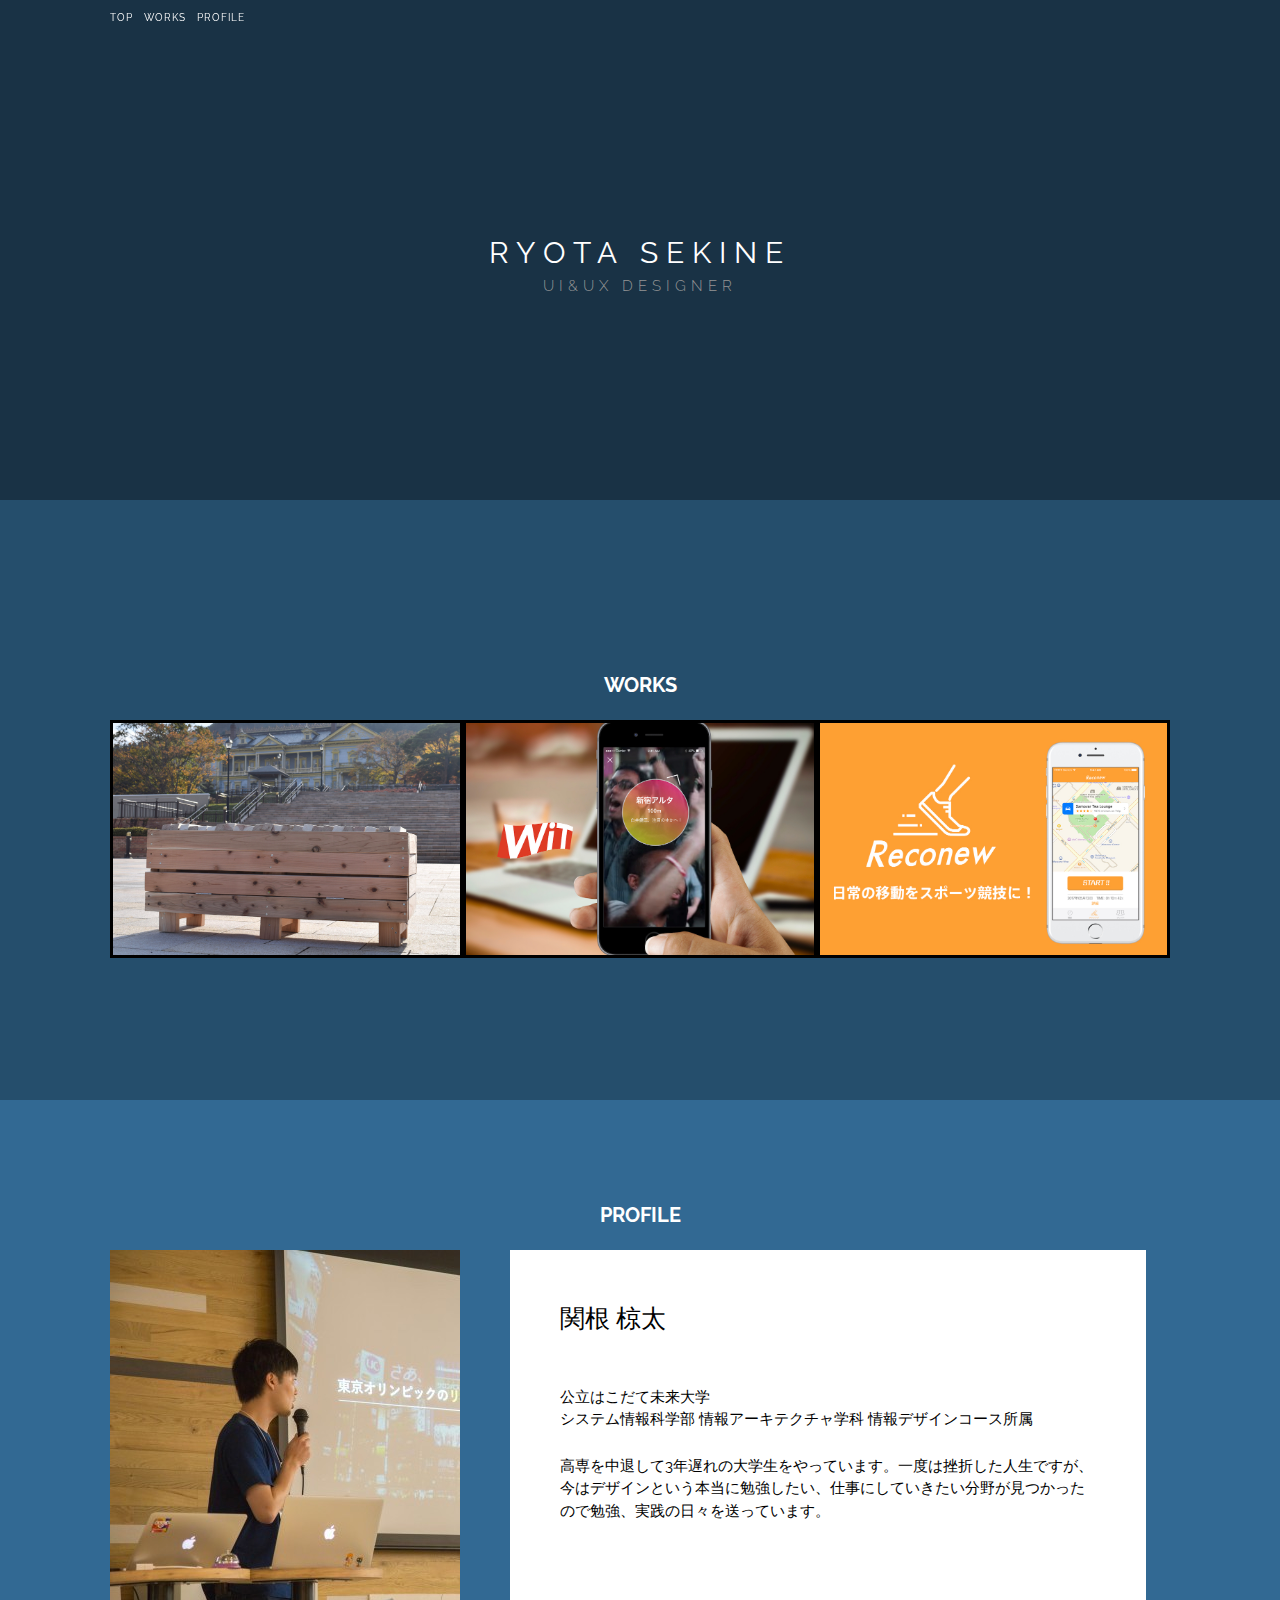
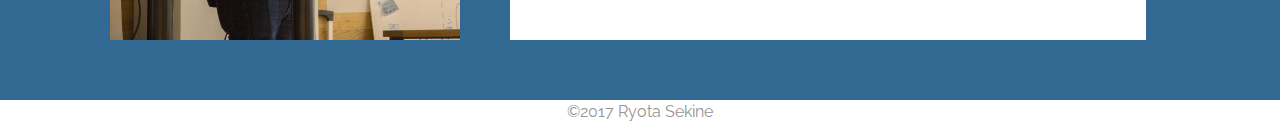
<file: index.html>
<!DOCTYPE html>
<html>
<head>
  <meta charset="utf-8">
  <title>Ryota Sekine | portfolio</title>
  <link rel="stylesheet" type="text/css" href="common/css/common.css">
  <link href="https://fonts.googleapis.com/css?family=Open+Sans|Raleway:100,200,300,400,500,600,700,800,900" rel="stylesheet">
</head>


<body>

  <header>
    <div class="container">
      <div class="inner">
        <div class="content">
          <nav class="headerNav">
            <dl>
              <dd><a href="#top">TOP</a>　<a href="#works">WORKS</a>　<a href="#profile">PROFILE</a></dd>
            </dl>
          </nav>
        </div><!-- /.content -->
      </div><!-- /.inner -->
    </div><!-- /.container -->
  </header>

  <main>
    <div class="container">
      <div class="mainTi">
        <div class="inner">
          <div class="content">
            <h1 class="mainCap">RYOTA SEKINE</h1>
            <h2 class="subCap">UI&amp;UX DESIGNER</h2>
          </div>
        </div><!-- /.content -->
      </div><!-- /.inner -->
      <div class="works" id="works">
        <div class="inner">
          <div class="content">
            <h1>WORKS</h1>
            <div class="worksRow">
              <div class="sample1">
                <a href="wowbench.html" class="overwhite"><img src="common/images/wow.jpeg" alt=""></a>
                <div class="mask">
                  <div class="caption"><a href="wowbench.html" class="overwhite">WOWベンチ</a></div>
                </div>
              </div>
              <div class="sample1">
                <a href="" class="overwhite"><img src="common/images/wit.jpeg" alt=""></a>
                <div class="mask">
                  <div class="caption"><a href="wit.html" class="overwhite">Wit</a></div>
                </div>
              </div>
              <div class="sample1">
                <a href="reconew.html" class="overwhite"><img src="common/images/reconew.jpeg" alt=""></a>
                <div class="mask">
                  <div class="caption"><a href="reconew.html" class="overwhite">Reconew</a></div>
                </div>
              </div>
            </div>
            <div class="worksRow">
            </div>
          </div><!-- /.content -->
        </div><!-- /.inner -->
      </div>
      <div class="profile" id="profile">
        <div class="inner">
          <h1>PROFILE</h1>
          <div class="content">

            <img src="common/images/me.jpg" alt="">
            <div class="profileArea">
              <p class="name">関根 椋太</p>
              <br>
              <br>
              <p>公立はこだて未来大学</p>
              <p>システム情報科学部 情報アーキテクチャ学科 情報デザインコース所属</p>
              <br>
              <p>
                高専を中退して3年遅れの大学生をやっています。一度は挫折した人生ですが、<br>今はデザインという本当に勉強したい、仕事にしていきたい分野が見つかった<br>ので勉強、実践の日々を送っています。</p>
              </div>
            </div><!-- /.content -->
          </div><!-- /.inner -->
        </div>
      </div><!-- /.container -->
    </main>

    <footer>
      <div class="container">
        <div class="inner">
          <div class="content">
            <p>©2017 Ryota Sekine</p>
          </div><!-- /.content -->
        </div><!-- /.inner -->
      </div><!-- /.container -->
    </footer>



  </body>
  </html>
</file>
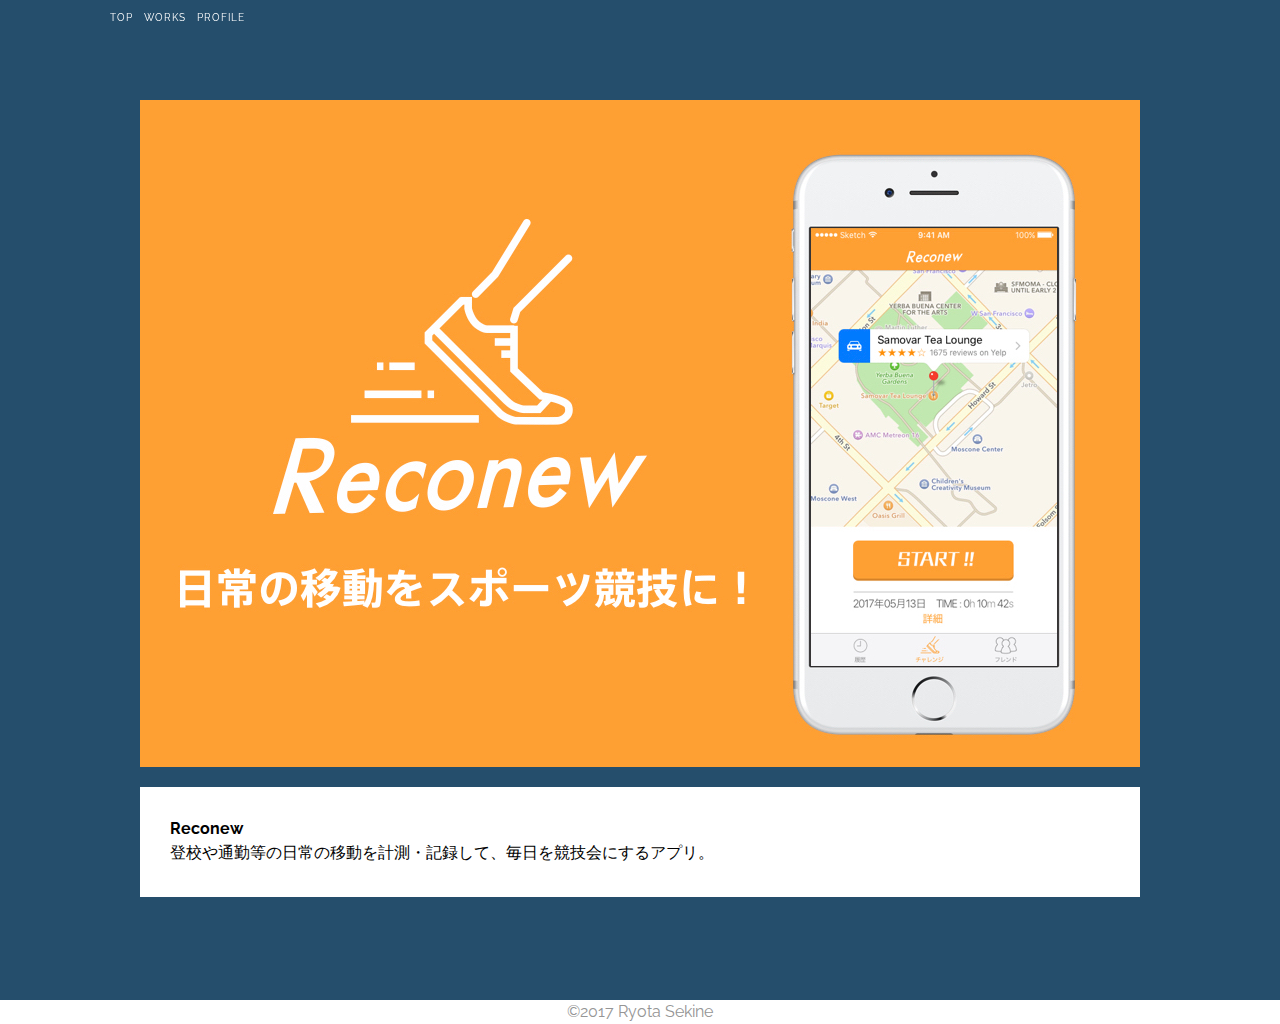
<file: reconew.html>
<!DOCTYPE html>
<html>
<head>
  <meta charset="utf-8">
  <title>Ryota Sekine | portfolio</title>
  <link rel="stylesheet" type="text/css" href="common/css/common.css">
  <link href="https://fonts.googleapis.com/css?family=Open+Sans|Raleway:100,200,300,400,500,600,700,800,900" rel="stylesheet">
</head>


<body>

  <header>
    <div class="container">
      <div class="inner">
        <div class="content">
          <nav class="headerNav">
            <dl>
              <dd><a href="index.html">TOP</a>　<a href="index.html#works">WORKS</a>　<a href="index.html#profile">PROFILE</a></dd>
            </dl>
          </nav>
        </div><!-- /.content -->
      </div><!-- /.inner -->
    </div><!-- /.container -->
  </header>

  <main>
    <div class="container">
      <div class="worksImg">
        <div class="inner">
          <div class="content">
            <div class="worksTop">
              <a href=""><img src="common/images/reconew.jpeg" alt=""></a>
            </div>
            <div class="worksText">
              <h1>Reconew</h1>
              <p>登校や通勤等の日常の移動を計測・記録して、毎日を競技会にするアプリ。</p>
            </div>
          </div><!-- /.content -->
        </div><!-- /.inner -->
      </div>

    </div><!-- /.container -->
  </main>

  <footer>
    <div class="container">
      <div class="inner">
        <div class="content">
          <p>©2017 Ryota Sekine</p>
        </div><!-- /.content -->
      </div><!-- /.inner -->
    </div><!-- /.container -->
  </footer>



</body>
</html>
</file>
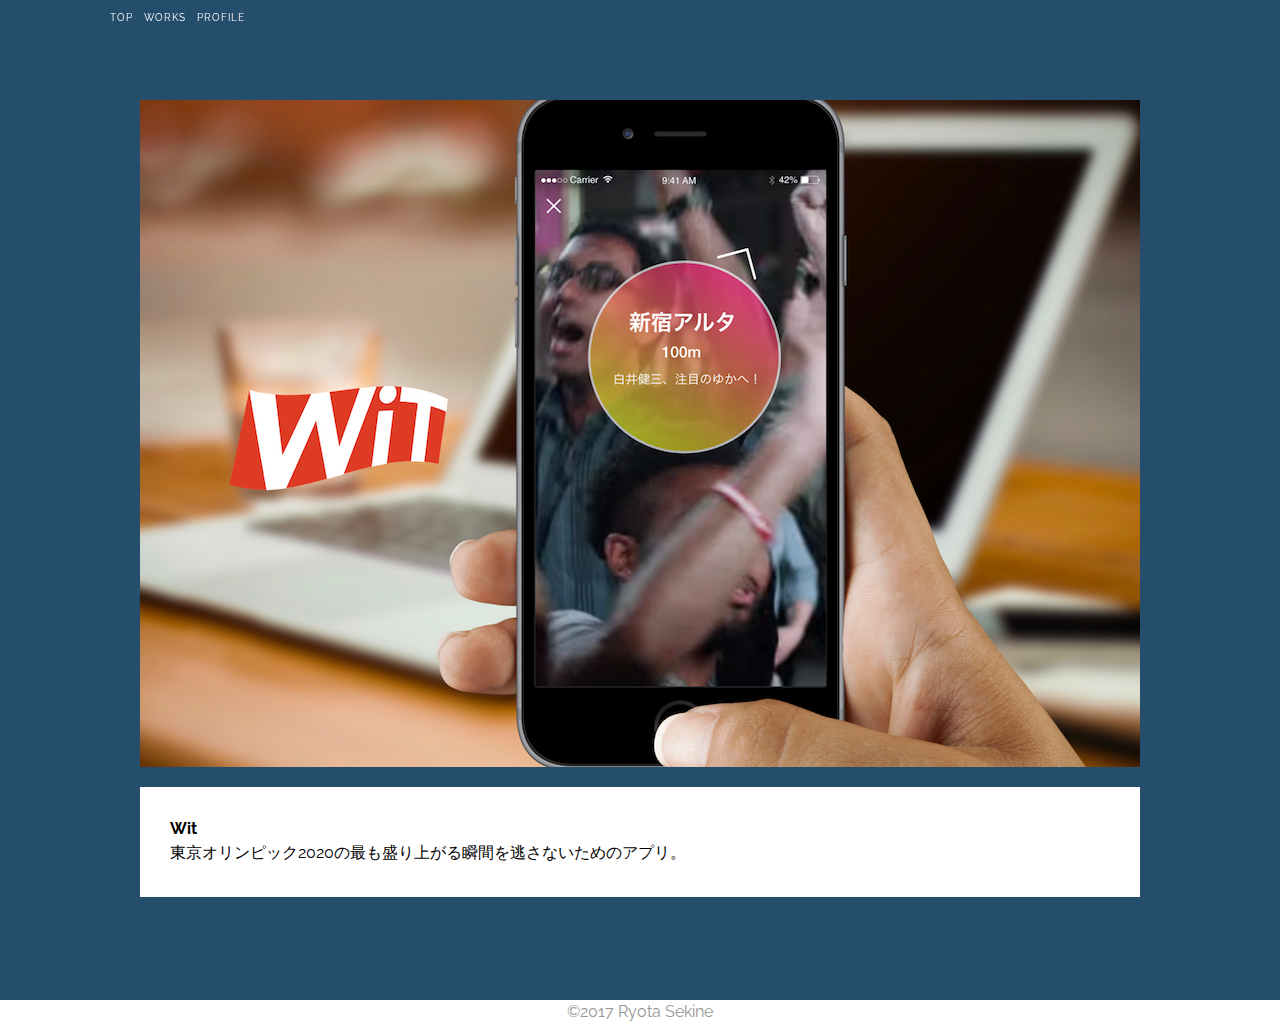
<file: wit.html>
<!DOCTYPE html>
<html>
<head>
  <meta charset="utf-8">
  <title>Ryota Sekine | portfolio</title>
  <link rel="stylesheet" type="text/css" href="common/css/common.css">
  <link href="https://fonts.googleapis.com/css?family=Open+Sans|Raleway:100,200,300,400,500,600,700,800,900" rel="stylesheet">
</head>


<body>

  <header>
    <div class="container">
      <div class="inner">
        <div class="content">
          <nav class="headerNav">
            <dl>
              <dd><a href="index.html">TOP</a>　<a href="index.html#works">WORKS</a>　<a href="index.html#profile">PROFILE</a></dd>
            </dl>
          </nav>
        </div><!-- /.content -->
      </div><!-- /.inner -->
    </div><!-- /.container -->
  </header>

  <main>
    <div class="container">
      <div class="worksImg">
        <div class="inner">
          <div class="content">
            <div class="worksTop">
              <a href=""><img src="common/images/wit.jpeg" alt=""></a>
            </div>
            <div class="worksText">
              <h1>Wit</h1>
              <p>東京オリンピック2020の最も盛り上がる瞬間を逃さないためのアプリ。</p>
            </div>
          </div><!-- /.content -->
        </div><!-- /.inner -->
      </div>

    </div><!-- /.container -->
  </main>

  <footer>
    <div class="container">
      <div class="inner">
        <div class="content">
          <p>©2017 Ryota Sekine</p>
        </div><!-- /.content -->
      </div><!-- /.inner -->
    </div><!-- /.container -->
  </footer>



</body>
</html>
</file>
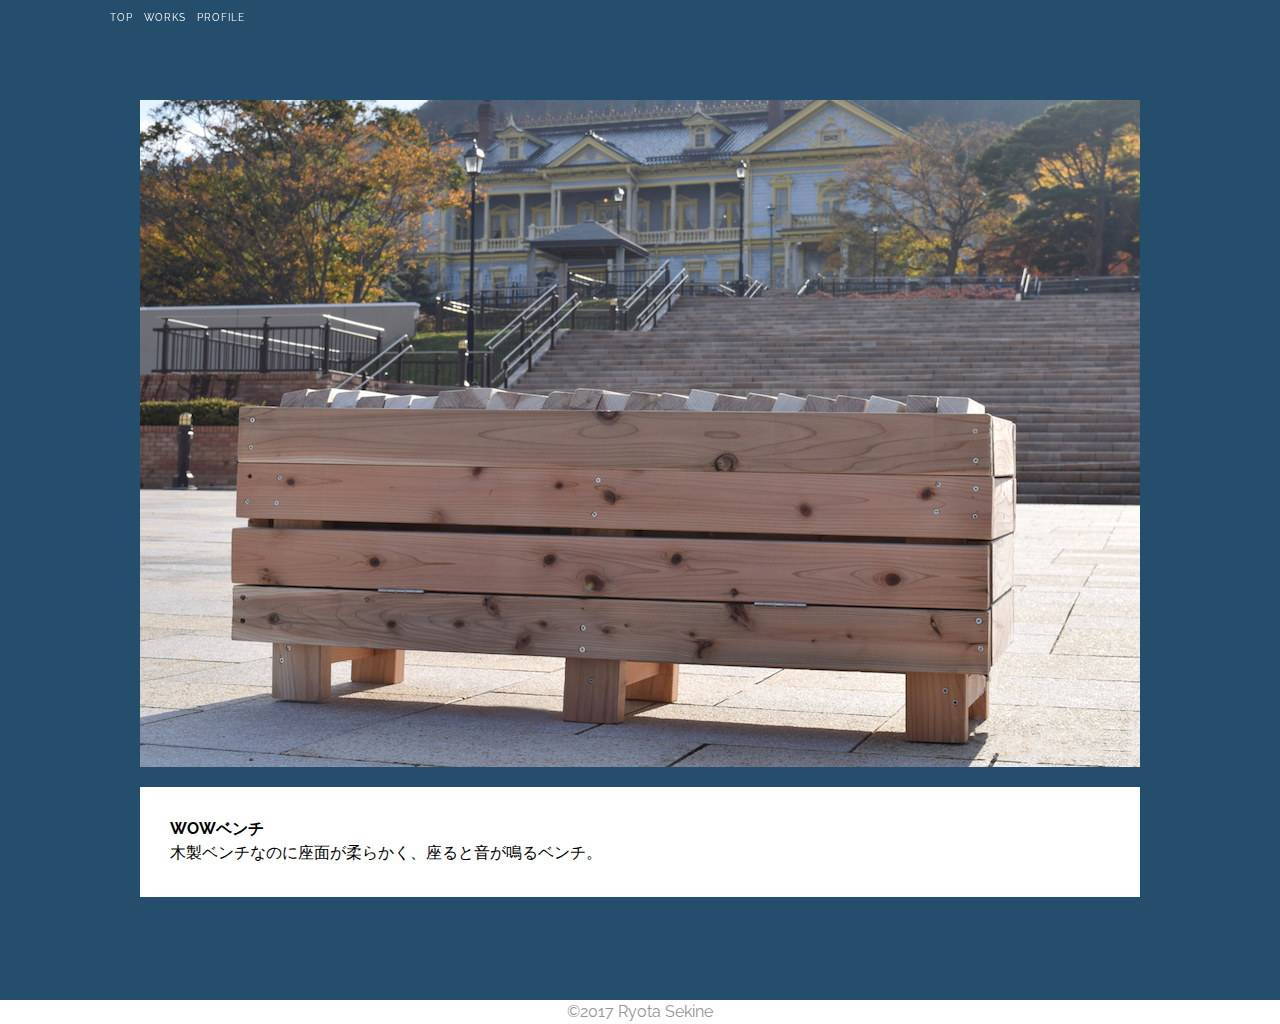
<file: wowbench.html>
<!DOCTYPE html>
<html>
<head>
  <meta charset="utf-8">
  <title>Ryota Sekine | portfolio</title>
  <link rel="stylesheet" type="text/css" href="common/css/common.css">
  <link href="https://fonts.googleapis.com/css?family=Open+Sans|Raleway:100,200,300,400,500,600,700,800,900" rel="stylesheet">
</head>


<body>

  <header>
    <div class="container">
      <div class="inner">
        <div class="content">
          <nav class="headerNav">
            <dl>
              <dd><a href="index.html">TOP</a>　<a href="index.html#works">WORKS</a>　<a href="index.html#profile">PROFILE</a></dd>
            </dl>
          </nav>
        </div><!-- /.content -->
      </div><!-- /.inner -->
    </div><!-- /.container -->
  </header>

  <main>
    <div class="container">
      <div class="worksImg">
        <div class="inner">
          <div class="content">
            <div class="worksTop">
              <a href=""><img src="common/images/wow.jpeg" alt=""></a>
            </div>
            <div class="worksText">
              <h1>WOWベンチ</h1>
              <p>木製ベンチなのに座面が柔らかく、座ると音が鳴るベンチ。</p>
            </div>
          </div><!-- /.content -->
        </div><!-- /.inner -->
      </div>

    </div><!-- /.container -->
  </main>

  <footer>
    <div class="container">
      <div class="inner">
        <div class="content">
          <p>©2017 Ryota Sekine</p>
        </div><!-- /.content -->
      </div><!-- /.inner -->
    </div><!-- /.container -->
  </footer>



</body>
</html>
</file>
<file: common/css/common.css>
@charset "UTF-8";
/* =================================================================
  Foundation (ベース)
================================================================= */
/*! sanitize.css v3.3.0 | CC0 1.0 Public Domain | github.com/10up/sanitize.css */
/*
 * Normalization
 */
abbr[title] {
  text-decoration: underline;
  text-decoration: underline dotted;
}

audio:not([controls]) {
  display: none;
}

b,
strong {
  font-weight: bolder;
}

button {
  -webkit-appearance: button;
  overflow: visible;
}

button::-moz-focus-inner,
input::-moz-focus-inner {
  border: 0;
  padding: 0;
}
button:-moz-focusring,
input:-moz-focusring {
  outline: 1px dotted ButtonText;
}

button,
select {
  text-transform: none;
}

details {
  display: block;
}

hr {
  overflow: visible;
}

html {
  -ms-overflow-style: -ms-autohiding-scrollbar;
  overflow-y: scroll;
  -webkit-text-size-adjust: 100%;
}

input {
  -webkit-border-radius: 0;
}
input[type="button"], input[type="reset"], input[type="submit"] {
  -webkit-appearance: button;
}
input[type="number"] {
  width: auto;
}
input[type="search"] {
  -webkit-appearance: textfield;
}
input[type="search"]::-webkit-search-cancel-button, input[type="search"]::-webkit-search-decoration {
  -webkit-appearance: none;
}

main {
  display: block;
}

pre {
  overflow: auto;
}

progress {
  display: inline-block;
}

summary {
  display: block;
}

svg:not(:root) {
  overflow: hidden;
}

template {
  display: none;
}

textarea {
  overflow: auto;
}

[hidden] {
  display: none;
}

/*
 * Universal inheritance
 */
*,
::before,
::after {
  box-sizing: inherit;
}

* {
  font-size: inherit;
  line-height: inherit;
}

::before,
::after {
  text-decoration: inherit;
  vertical-align: inherit;
}

button,
input,
select,
textarea {
  font-family: inherit;
  font-style: inherit;
  font-weight: inherit;
}

/*
 * Opinionated defaults
 */
* {
  margin: 0;
  padding: 0;
}

*,
::before,
::after {
  border-style: solid;
  border-width: 0;
}

a,
area,
button,
input,
label,
select,
textarea,
[tabindex] {
  touch-action: manipulation;
}

select {
  -moz-appearance: none;
  -webkit-appearance: none;
}
select::-ms-expand {
  display: none;
}
select::-ms-value {
  color: currentColor;
}

svg {
  fill: currentColor;
}

[aria-busy="true"] {
  cursor: progress;
}

[aria-controls] {
  cursor: pointer;
}

[aria-disabled] {
  cursor: default;
}

[hidden][aria-hidden="false"] {
  clip: rect(0 0 0 0);
  display: inherit;
  position: absolute;
}
[hidden][aria-hidden="false"]:focus {
  clip: auto;
}

/*
 * Configurable defaults
 */
* {
  background-repeat: no-repeat;
}

:root {
  background-color: #ffffff;
  box-sizing: border-box;
  color: #000000;
  cursor: default;
  font: 100%/1.5 sans-serif;
}

a {
  text-decoration: none;
}

audio,
canvas,
iframe,
img,
svg,
video {
  vertical-align: middle;
}

button,
input,
select,
textarea {
  background-color: transparent;
  color: inherit;
}

button,
[type="button"],
[type="date"],
[type="datetime"],
[type="datetime-local"],
[type="email"],
[type="month"],
[type="number"],
[type="password"],
[type="reset"],
[type="search"],
[type="submit"],
[type="tel"],
[type="text"],
[type="time"],
[type="url"],
[type="week"],
select,
textarea {
  min-height: 1.5em;
}

code,
kbd,
pre,
samp {
  font-family: monospace, monospace;
}

nav ol,
nav ul {
  list-style: none;
}

small {
  font-size: 75%;
}

table {
  border-collapse: collapse;
  border-spacing: 0;
}

textarea {
  resize: vertical;
}

::-moz-selection {
  background-color: #b3d4fc;
  color: #ffffff;
  text-shadow: none;
}

::selection {
  background-color: #b3d4fc;
  color: #ffffff;
  text-shadow: none;
}

body {
  font-family: 'Raleway',"游ゴシック体","Yu Gothic",YuGothic,"ヒラギノ角ゴシック Pro","Hiragino Kaku Gothic Pro",'メイリオ',Meiryo,"Verdana",sans-serif;
}

ul li {
  list-style: none;
}

/* =================================================================
  Layout
================================================================= */
header .container .inner {
  width: 1060px;
  margin: 0 auto;
}
header .container .inner .content .headerNav {
  color: #fff;
  font-size: 10px;
  letter-spacing: 1px;
  position: fixed;
  top: 10px;
}
header .container .inner .content .headerNav a {
  color: #fff;
}

footer .container .inner .content {
  color: #959595;
  text-align: center;
}

main .container .worksImg {
  height: 1000px;
  background-color: #254e6c;
}
main .container .worksImg .inner {
  width: 1060px;
  margin: 0 auto;
}
main .container .worksImg .inner .worksTop {
  padding-top: 100px;
  text-align: center;
}
main .container .worksImg .inner .worksText {
  margin: 0 auto;
  height: 110px;
  width: 1000px;
  background-color: #fff;
  padding: 30px;
  margin-top: 20px;
}
main .container .mainTi {
  height: 500px;
  background-color: #193245;
}
main .container .mainTi .inner {
  width: 1060px;
  margin: 0 auto;
}
main .container .mainTi .inner .content {
  text-align: center;
  padding-top: 230px;
}
main .container .mainTi .inner .content .mainCap {
  letter-spacing: 8px;
  font-size: 30px;
  font-weight: 400;
  color: #fff;
}
main .container .mainTi .inner .content .subCap {
  letter-spacing: 5px;
  font-size: 15px;
  font-weight: 300;
  color: #959595;
}
main .container .works {
  height: 600px;
  background-color: #254e6c;
}
main .container .works h1 {
  color: #fff;
  text-align: center;
  font-size: 20px;
  padding-bottom: 20px;
}
main .container .works .inner {
  width: 1060px;
  margin: 0 auto;
}
main .container .works .inner .content {
  padding: 170px 0;
}
main .container .works .inner .content .worksRow {
  display: flex;
}
main .container .works .inner .content .worksRow a img {
  width: 100%;
  height: auto;
  padding: 3px;
}
main .container .profile {
  height: 600px;
  background-color: #326993;
}
main .container .profile .inner {
  width: 1060px;
  margin: 0 auto;
}
main .container .profile .inner h1 {
  color: #fff;
  text-align: center;
  font-size: 20px;
  padding-top: 100px;
  padding-bottom: 20px;
}
main .container .profile .inner .content {
  display: flex;
}
main .container .profile .inner .content img {
  width: 33%;
  height: auto;
}
main .container .profile .inner .content .profileArea {
  width: 60%;
  height: 390px;
  background-color: #fff;
  padding-left: 50px;
  padding-top: 50px;
  margin-left: 50px;
}
main .container .profile .inner .content .profileArea p {
  font-size: 15px;
}
main .container .profile .inner .content .profileArea .name {
  font-size: 25px;
}
main a.overwhite {
  background-color: #000000;
  display: block;
}
main a.overwhite:hover img {
  cursor: pointer;
  filter: alpha(opacity=60);
  /* ie lt 8 */
  -ms-filter: "alpha(opacity=60)";
  /* ie 8 */
  -moz-opacity: 0.6;
  /* FF lt 1.5, Netscape */
  -khtml-opacity: 0.6;
  /* Safari 1.x */
  opacity: 0.6;
  zoom: 1;
}
main .sample1 {
  overflow: hidden;
  position: relative;
  /* 相対位置指定 */
}
main .sample1 .caption a {
  font-size: 130%;
  text-align: center;
  padding-top: 100px;
  color: #fff;
}
main .sample1 .mask {
  width: 100%;
  height: 100%;
  position: absolute;
  /* 絶対位置指定 */
  top: 0;
  left: 0;
  opacity: 0;
  /* マスクを表示しない */
  background-color: rgba(0, 0, 0, 0.4);
  /* マスクは半透明 */
  -webkit-transition: all 0.2s ease;
  transition: all 0.2s ease;
}
main .sample1:hover .mask {
  opacity: 1;
  /* マスクを表示する */
  cursor: pointer;
}

/* =================================================================
  Object
================================================================= */
/* -----------------------------------------------------------------
  Component (粒度の小さいパーツ)
----------------------------------------------------------------- */
/* -----------------------------------------------------------------
  Project (モジュール)
----------------------------------------------------------------- */
/* -----------------------------------------------------------------
  Utility (汎用css)
----------------------------------------------------------------- */
</file>
